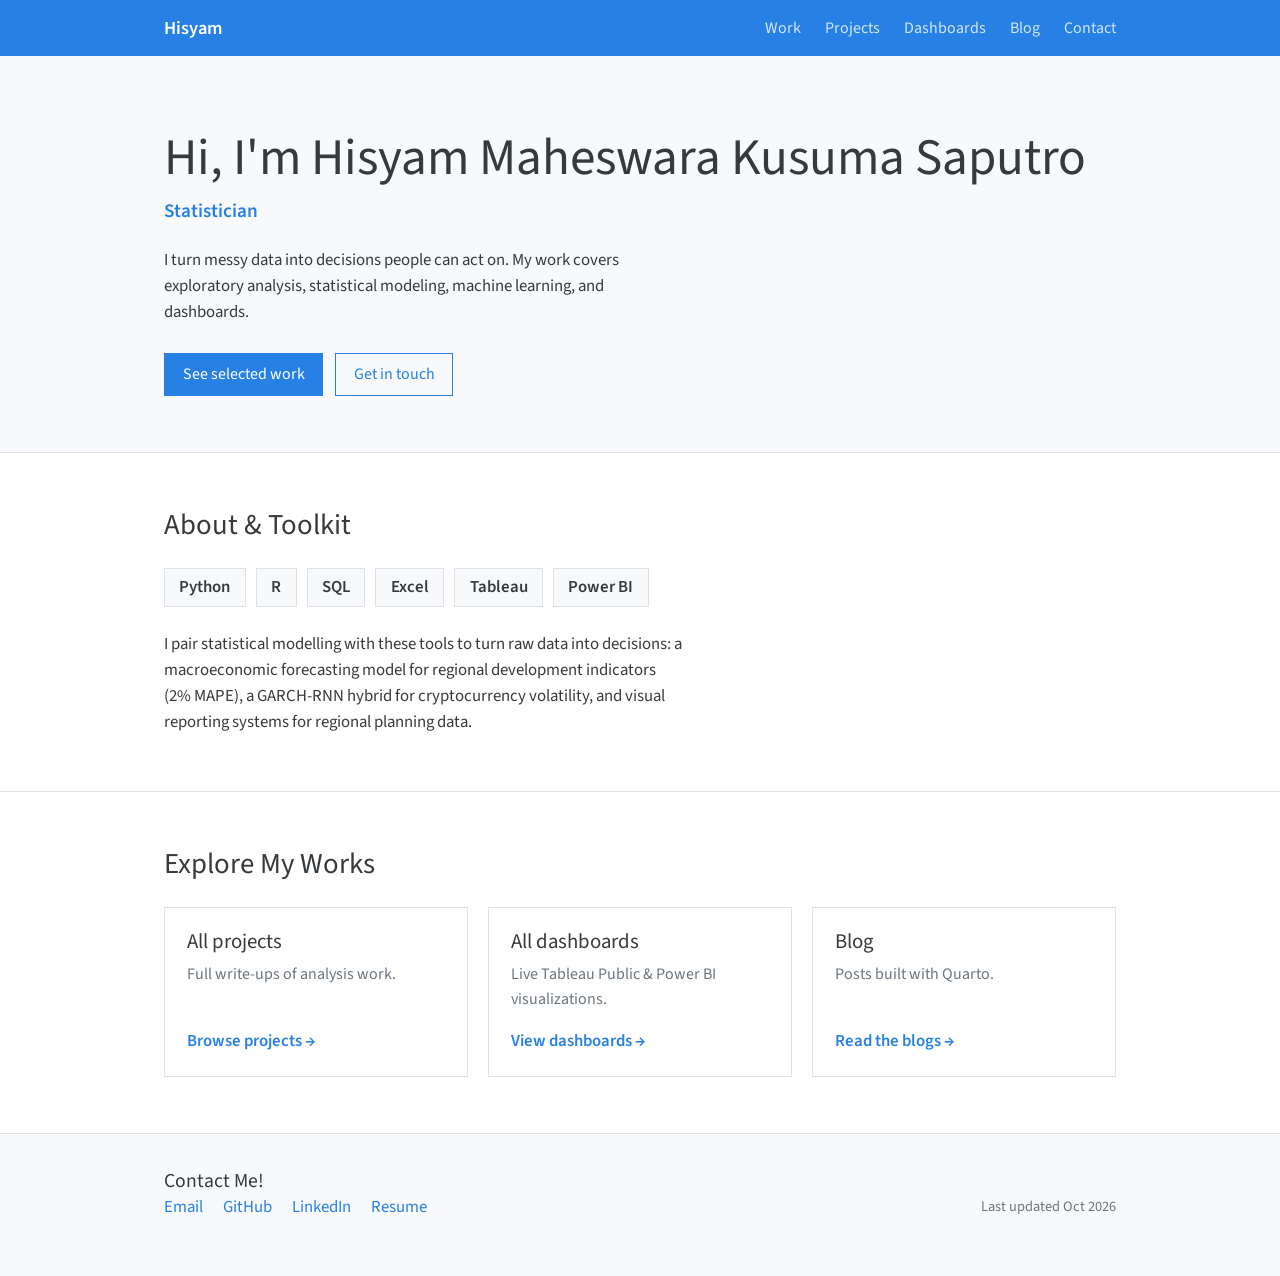
<file: index.html>
<!DOCTYPE html>
<html lang="en">
<head>
<meta charset="UTF-8">
<meta name="viewport" content="width=device-width, initial-scale=1.0">
<title>Homepage</title>
<meta name="description" content="Data analyst working in Python, R, SQL, Excel, Tableau, and Power BI. Projects, dashboards, and writing.">
<link rel="preconnect" href="https://fonts.googleapis.com">
<link rel="preconnect" href="https://fonts.gstatic.com" crossorigin>
<link href="https://fonts.googleapis.com/css2?family=Source+Sans+Pro:wght@300;400;600;700&display=swap" rel="stylesheet">
<link rel="stylesheet" href="/style.css">
</head>
<body>

<nav class="nav">
  <div class="wrap">
    <a class="nav-brand" href="#home">Hisyam</a>
    <ul class="nav-links">
      <li><a href="#work">Work</a></li>
      <li><a href="/projects/">Projects</a></li>
      <li><a href="/dashboards/">Dashboards</a></li>
      <li><a href="/blogs/">Blog</a></li>
      <li><a href="#contact">Contact</a></li>
    </ul>
  </div>
</nav>

<!-- Home & About -->
<header class="hero" id="home">
  <div class="wrap">
    <h1>Hi, I'm Hisyam Maheswara Kusuma Saputro</h1>
    <p class="role">Statistician</p>
    <p class="intro">
      I turn messy data into decisions people can act on. My work covers
      exploratory analysis, statistical modeling, machine learning, and dashboards.
    </p>
    <div class="btn-row">
      <a class="btn btn-primary" href="#explore">See selected work</a>
      <a class="btn btn-outline" href="#contact">Get in touch</a>
    </div>
  </div>
</header>

<!-- TOOLKIT + ABOUT text -->
<section class="block" id="toolkit">
  <div class="wrap">
    <div class="block-head">
      <h2>About &amp; Toolkit</h2>
    </div>
    <ul class="skills">
      <li>Python</li><li>R</li><li>SQL</li><li>Excel</li><li>Tableau</li><li>Power BI</li>
    </ul>
    <p class="about-text">
      I pair statistical modelling with these tools to turn raw data into decisions: a macroeconomic forecasting model for regional development indicators (2% MAPE), a GARCH-RNN hybrid for cryptocurrency volatility, and visual reporting systems for regional planning data.
    </p>
  </div>
</section>

<!-- EXPLORE -->
<section class="block" id="explore">
  <div class="wrap">
    <div class="block-head"><h2>Explore My Works</h2></div>
    <div class="grid grid-3">
      <a class="card" href="/projects/"><h3>All projects</h3><p>Full write-ups of analysis work.</p><span class="go">Browse projects →</span></a>
      <a class="card" href="https://public.tableau.com/app/profile/hisyam.maheswara.kusuma.saputro/vizzes"><h3>All dashboards</h3><p>Live Tableau Public & Power BI visualizations.</p><span class="go">View dashboards →</span></a>
      <a class="card" href="/blogs/"><h3>Blog</h3><p>Posts built with Quarto.</p><span class="go">Read the blogs → </span></a>
    </div>
  </div>
</section>

<footer id="contact">
   <div class="wrap">
    <h3 class="footer-title">Contact Me!</h3>
    <div class="footer-row">
    <ul class="footer-links"> 
      <li><a href="mailto:hisyammaheswara@gmail.com">Email</a></li>
      <li><a href="https://github.com/twinsilver" target="_blank" rel="noopener">GitHub</a></li>
      <li><a href="https://linkedin.com/in/hisyammaheswara" target="_blank" rel="noopener">LinkedIn</a></li>
      <li><a href="/CV-EN-Hisyam Maheswara K.S.pdf">Resume</a></li>
    </ul>
    <span class="footer-note">Last updated Oct 2026</span>
   </div>
  </div>
</footer>

</body>
</html>
</file>
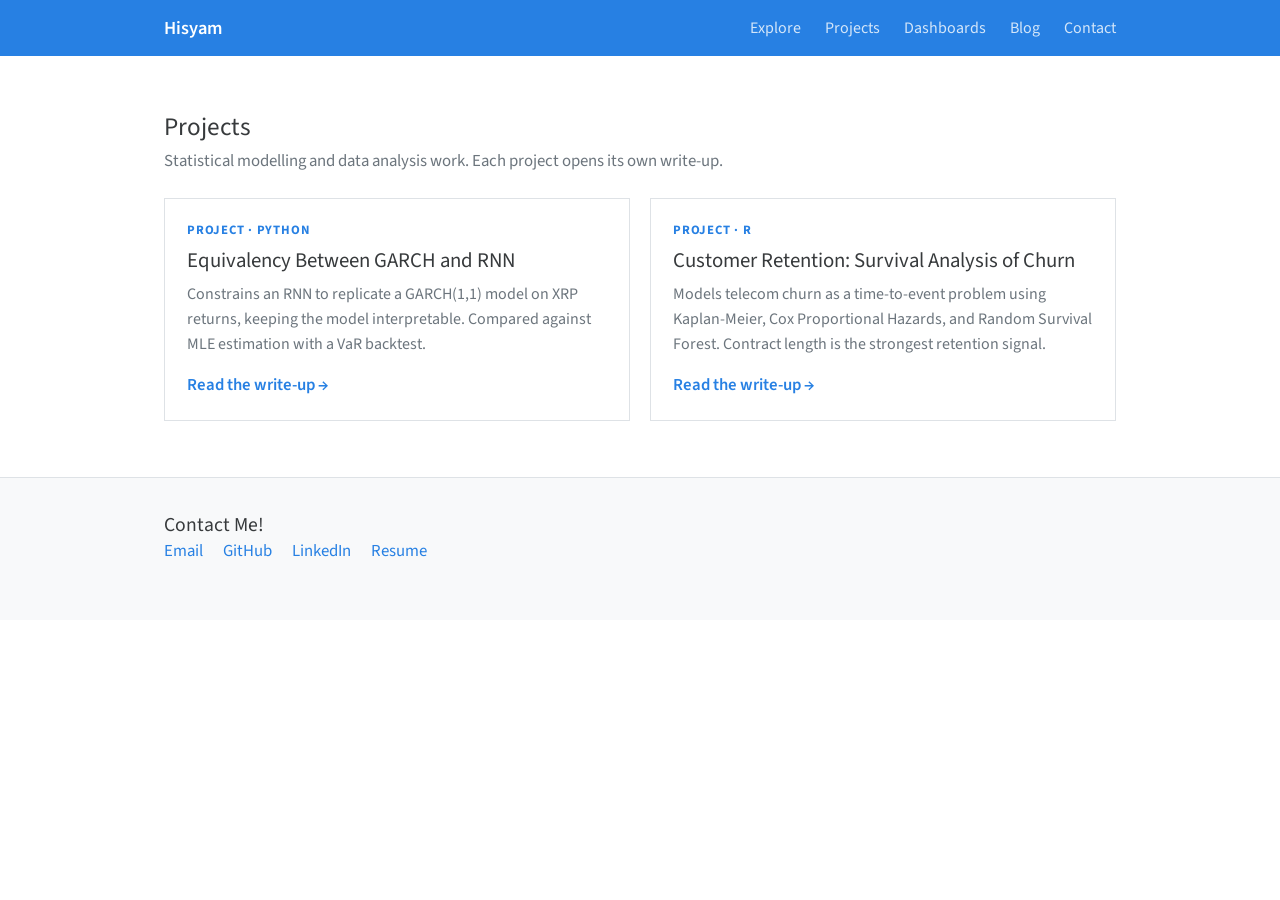
<file: projects/index.html>
<!DOCTYPE html>
<html lang="en">
<head>
<meta charset="UTF-8">
<meta name="viewport" content="width=device-width, initial-scale=1.0">
<title>Projects — Hisyam Maheswara</title>
<meta name="description" content="Data analysis and statistical modelling projects.">
<link rel="preconnect" href="https://fonts.googleapis.com">
<link rel="preconnect" href="https://fonts.gstatic.com" crossorigin>
<link href="https://fonts.googleapis.com/css2?family=Source+Sans+Pro:wght@300;400;600;700&display=swap" rel="stylesheet">
<link rel="stylesheet" href="/style.css">
</head>
<body>

<nav class="nav">
  <div class="wrap">
    <a class="nav-brand" href="/">Hisyam</a>
    <ul class="nav-links">
      <li><a href="/#explore">Explore</a></li>
      <li><a href="/projects/">Projects</a></li>
      <li><a href="/dashboards/">Dashboards</a></li>
      <li><a href="/blogs/">Blog</a></li>
      <li><a href="#contact">Contact</a></li>
    </ul>
  </div>
</nav>

<section class="block">
  <div class="wrap">
    <div class="block-head">
      <h1>Projects</h1>
      <p>Statistical modelling and data analysis work. Each project opens its own write-up.</p>
    </div>

    <div class="grid grid-3">

      <a class="card" href="https://twinsilver.github.io/GARCH-RNN/">
        <span class="tag">Project · Python</span>
        <h3>Equivalency Between GARCH and RNN</h3>
        <p>Constrains an RNN to replicate a GARCH(1,1) model on XRP returns, keeping the model interpretable. Compared against MLE estimation with a VaR backtest.</p>
        <span class="go">Read the write-up →</span>
      </a>

      <a class="card" href="https://twinsilver.github.io/customer-churn-survival/">
  	<span class="tag">Project · R</span>
  	<h3>Customer Retention: Survival Analysis of Churn</h3>
  	<p>Models telecom churn as a time-to-event problem using Kaplan-Meier, Cox Proportional Hazards, and Random Survival Forest. Contract length is the strongest retention signal.</p>
  	<span class="go">Read the write-up →</span>
      </a>

      <!-- Copy this card for each new project:
      <a class="card" href="https://twinsilver.github.io/PROJECT-REPO/">
        <span class="tag">Project · Tools</span>
        <h3>Project title</h3>
        <p>One or two sentences on the problem and the method.</p>
        <span class="go">Read the write-up →</span>
      </a>
      -->

    </div>
  </div>
</section>

<footer id="contact">
  <div class="wrap">
    <h3 class="footer-title">Contact Me!</h3>
    <div class="footer-row">
      <ul class="footer-links">
        <li><a href="mailto:you@example.com">Email</a></li>
        <li><a href="https://github.com/twinsilver" target="_blank" rel="noopener">GitHub</a></li>
        <li><a href="https://linkedin.com/in/hisyammaheswara" target="_blank" rel="noopener">LinkedIn</a></li>
        <li><a href="/CV-EN-Hisyam Maheswara K.S.pdf">Resume</a></li>
      </ul>
    </div>
  </div>
</footer>

</body>
</html>
</file>
<file: style.css>
/* Bootswatch Cosmo values, matching the Quarto cosmo theme */
  :root{
    --primary:#2780e3;
    --primary-dark:#1f66b6;
    --body:#373a3c;
    --muted:#6c757d;
    --light:#f8f9fa;
    --border:#dee2e6;
    --max:1000px;
  }

  *{box-sizing:border-box;}
  html{scroll-behavior:smooth;}
  @media (prefers-reduced-motion: reduce){
    html{scroll-behavior:auto;}
    *{transition-duration:0.01ms !important;}
  }

  body{
    margin:0;
    background:#fff;
    color:var(--body);
    font-family:"Source Sans Pro", -apple-system, BlinkMacSystemFont, "Segoe UI", Roboto, sans-serif;
    font-size:1.05rem;
    line-height:1.55;
  }

  a{color:var(--primary); text-decoration:none;}
  a:hover{color:var(--primary-dark); text-decoration:underline;}
  :focus-visible{outline:2px solid var(--primary); outline-offset:3px;}

  .wrap{max-width:var(--max); margin:0 auto; padding:0 24px;}

  h1,h2,h3{font-weight:400; line-height:1.2; margin:0; color:var(--body);}

  /* ---------- NAV ---------- */
  .nav{
  background:var(--primary);
  position:sticky;
  top:0;
  z-index:100;
  }
  .nav .wrap{display:flex; align-items:center; justify-content:space-between; height:56px;}
  .nav-brand{color:#fff; font-size:1.15rem; font-weight:600;}
  .nav-brand:hover{color:#fff; text-decoration:none;}
  .nav-links{display:flex; gap:24px; list-style:none; margin:0; padding:0;}
  .nav-links a{color:rgba(255,255,255,.8); font-size:1rem;}
  .nav-links a:hover{color:#fff; text-decoration:none;}

  /* ---------- HERO (merged home + about) ---------- */
  .hero{padding:72px 0 56px; background:var(--light); border-bottom:1px solid var(--border);}
  .hero h1{font-size:clamp(2.2rem, 5vw, 3.2rem); margin-bottom:8px;}
  .hero .role{color:var(--primary); font-size:1.2rem; font-weight:600; margin:0 0 20px;}
  .hero p.intro{max-width:60ch; margin:0 0 28px; color:var(--body);}

  .btn-row{display:flex; gap:12px; flex-wrap:wrap;}
  .btn{display:inline-block; padding:.5rem 1.1rem; border:1px solid var(--primary); font-size:1rem; transition:background .15s ease, color .15s ease;}
  .btn:hover{text-decoration:none;}
  .btn-primary{background:var(--primary); color:#fff;}
  .btn-primary:hover{background:var(--primary-dark); border-color:var(--primary-dark); color:#fff;}
  .btn-outline{background:transparent; color:var(--primary);}
  .btn-outline:hover{background:var(--primary); color:#fff;}

  /* ---------- SECTIONS ---------- */
  .block{padding:56px 0; border-bottom:1px solid var(--border);}
  .block-head{margin-bottom:24px;}
  .block-head h2{font-size:1.8rem;}
  .block-head p{margin:6px 0 0; color:var(--muted);}

  .skills{display:flex; flex-wrap:wrap; gap:10px; list-style:none; padding:0; margin:0 0 24px;}
  .skills li{background:var(--light); border:1px solid var(--border); padding:.35rem .9rem; font-weight:600;}
  .about-text{max-width:65ch; margin:0;}

  /* cards */
  .grid{display:grid; gap:20px;}
  .grid-3{grid-template-columns:repeat(auto-fit, minmax(260px, 1fr));}
  .card{display:flex; flex-direction:column; gap:8px; padding:22px; border:1px solid var(--border); background:#fff; color:var(--body); transition:border-color .15s ease, box-shadow .15s ease;}
  .card:hover{border-color:var(--primary); box-shadow:0 2px 8px rgba(0,0,0,.08); text-decoration:none; color:var(--body);}
  .card .tag{font-size:.8rem; font-weight:700; letter-spacing:.06em; text-transform:uppercase; color:var(--primary);}
  .card h3{font-size:1.3rem;}
  .card p{margin:0; color:var(--muted); font-size:1rem;}
  .card .go{margin-top:auto; padding-top:8px; color:var(--primary); font-weight:600;}

  /* footer */
  footer{padding:36px 0 56px; background:var(--light);}
  .footer-row{display:flex; justify-content:space-between; align-items:center; flex-wrap:wrap; gap:16px;}
  .footer-links{display:flex; gap:20px; list-style:none; padding:0; margin:0;}
  .footer-note{color:var(--muted); font-size:.9rem;}
</file>
